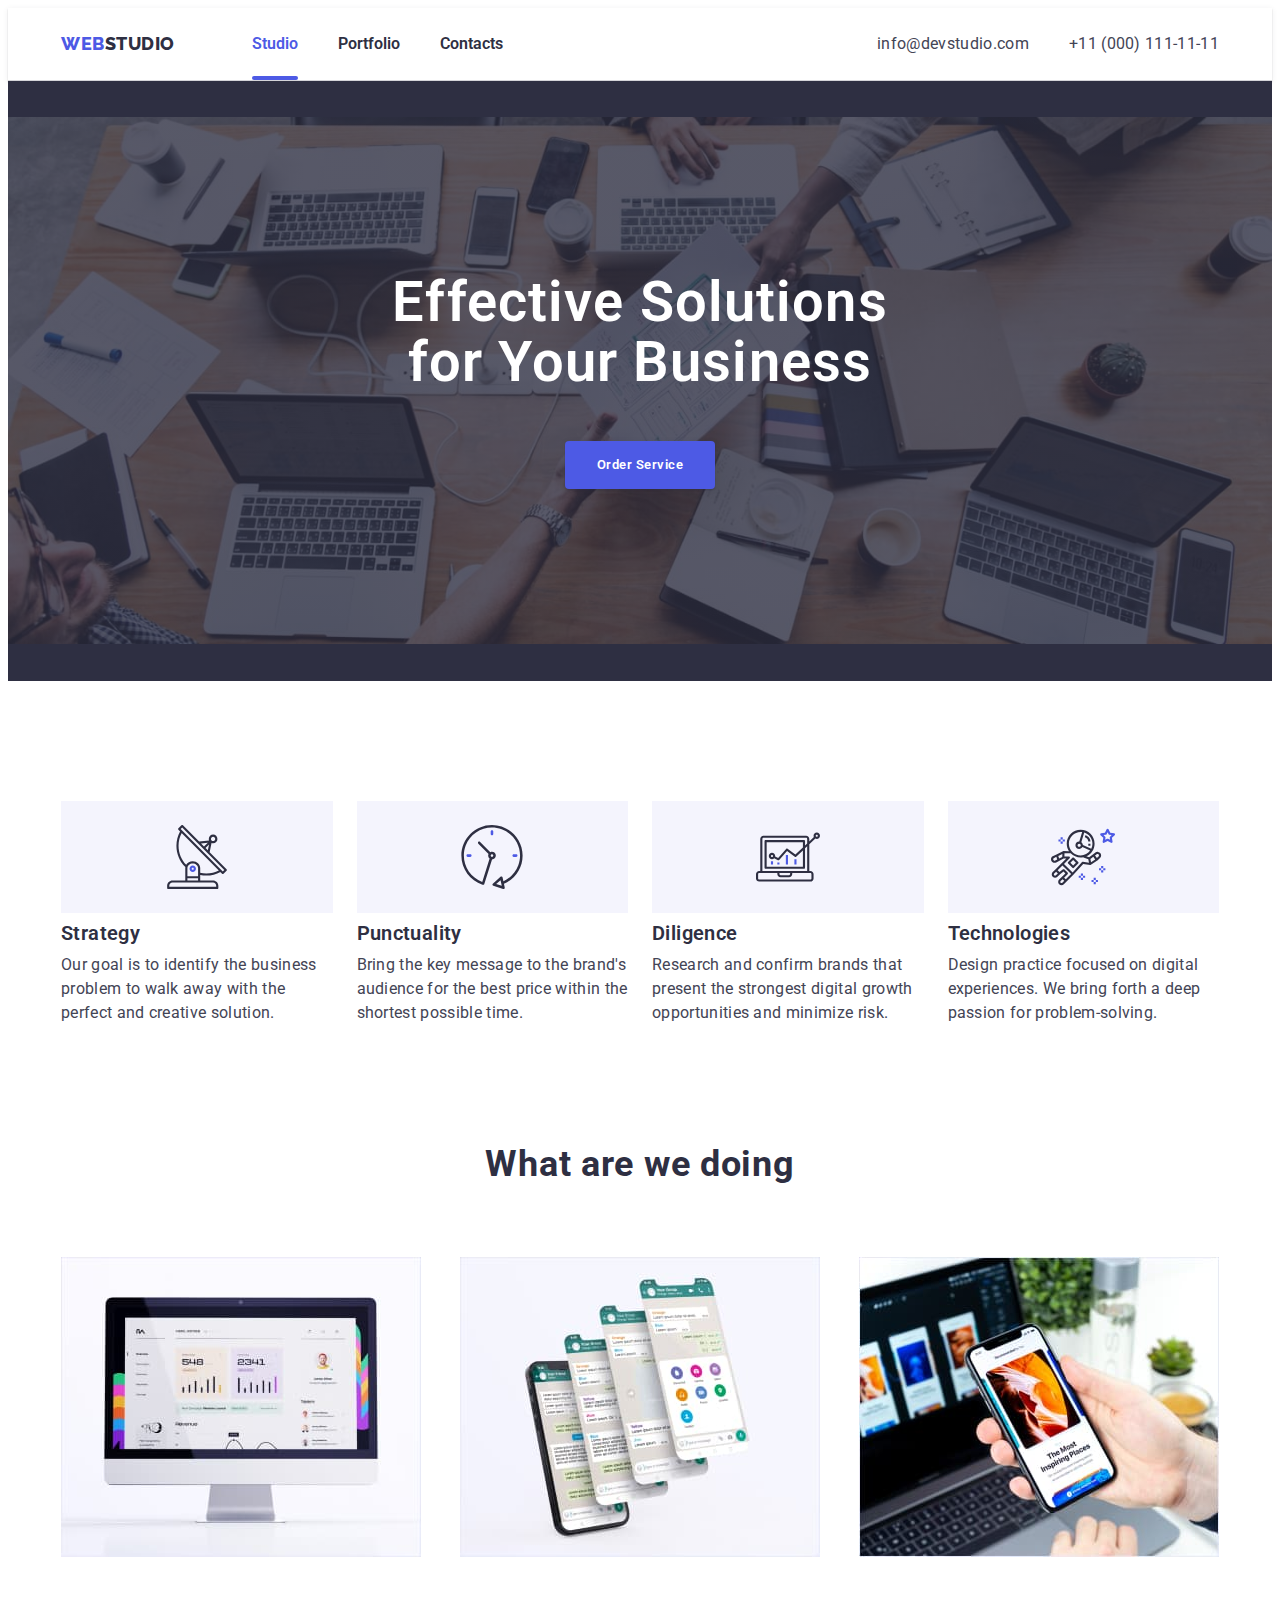
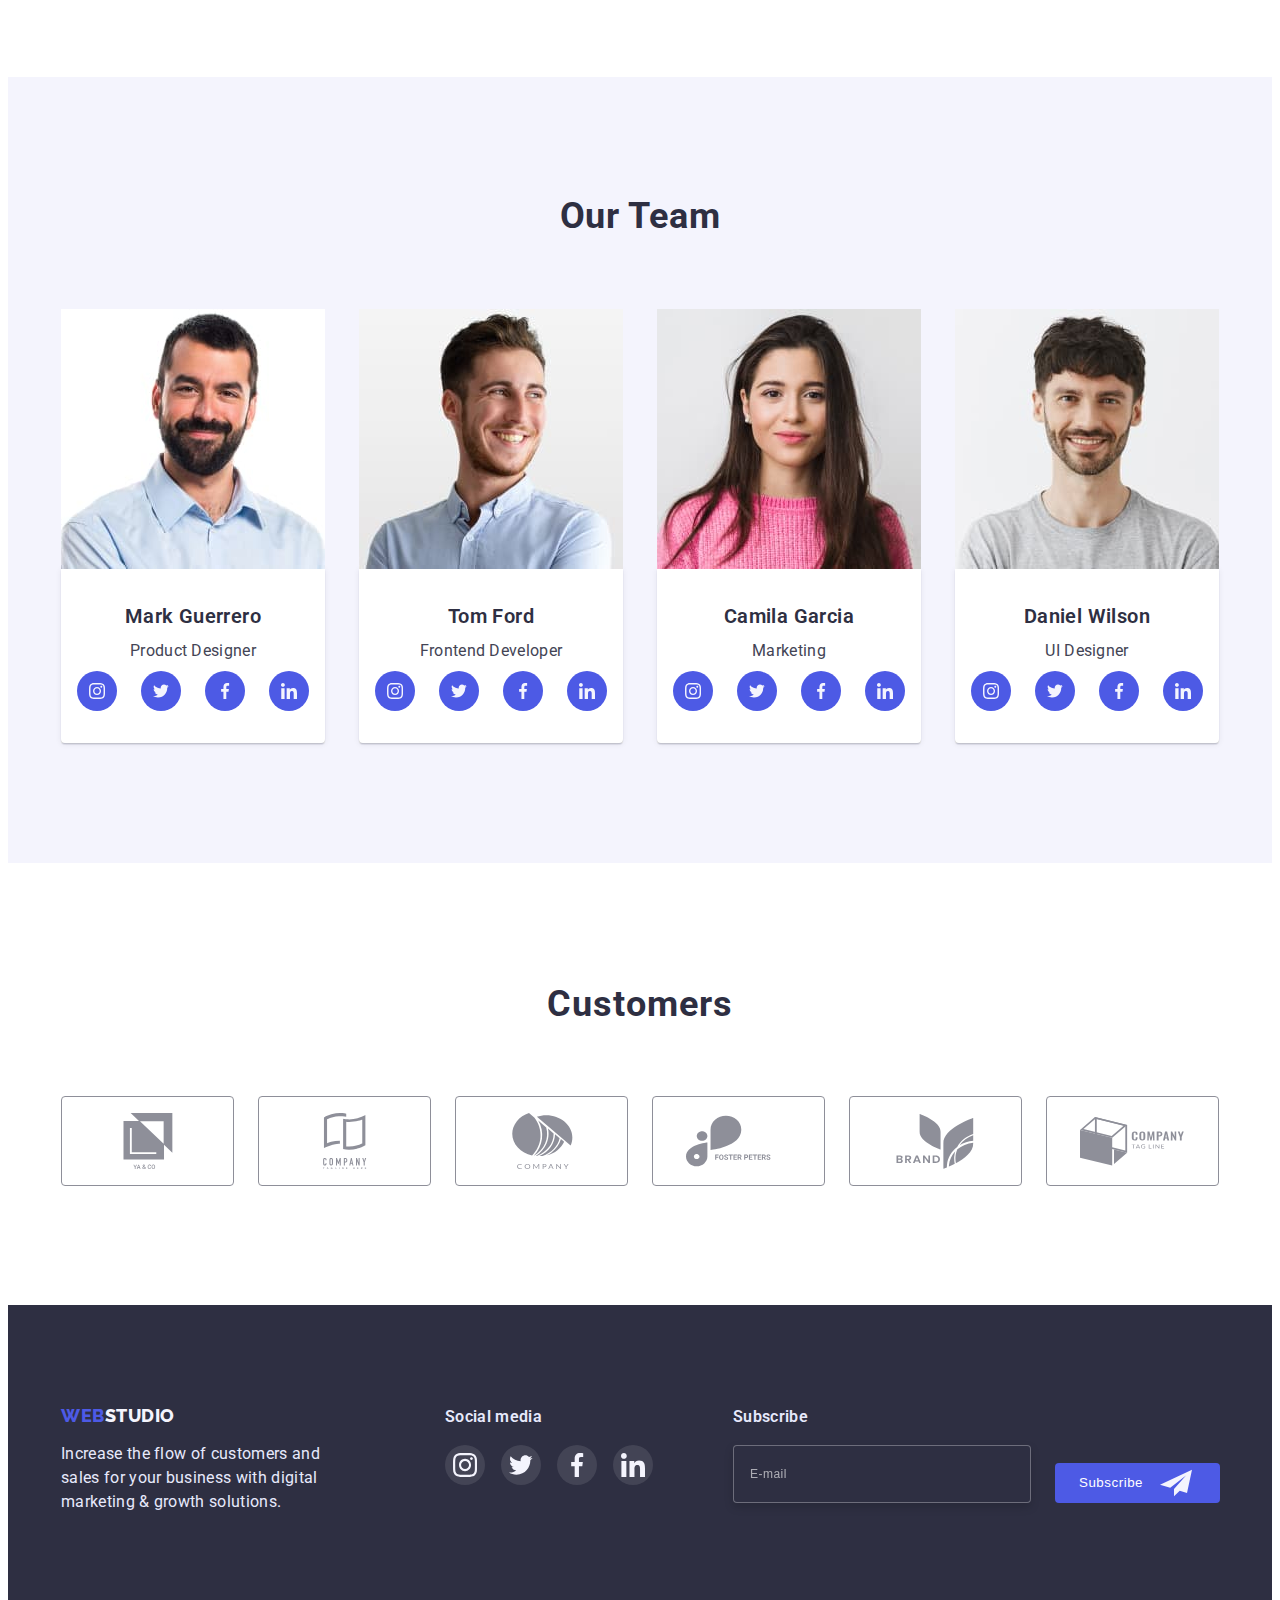
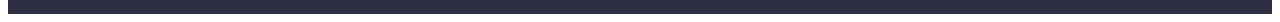
<file: index.html>
<!DOCTYPE html>
<html lang="en">
  <head>
    <meta charset="UTF-8" />
    <meta http-equiv="X-UA-Compatible" content="IE=edge" />
    <meta name="viewport" content="width=device-width, initial-scale=1.0" />
    <title>WebStudio</title>
    <link
      href="https://fonts.googleapis.com/css2?family=Raleway:wght@700;800&family=Roboto:wght@400;500;700;900&display=swap"
      rel="stylesheet"
    />
    <link
      rel="stylesheet"
      href="https://cdnjs.cloudflare.com/ajax/libs/modern-normalize/1.1.0/modern-normalize.min.css"
      integrity="sha512-wpPYUAdjBVSE4KJnH1VR1HeZfpl1ub8YT/NKx4PuQ5NmX2tKuGu6U/JRp5y+Y8XG2tV+wKQpNHVUX03MfMFn9Q=="
      crossorigin="anonymous"
      referrerpolicy="no-referrer"
    />
    <link rel="stylesheet" href="css/styles.css" />
  </head>

  <body>
    <header class="header">
      <div class="container">
        <nav>
          <a class="logo" href="/"> <span class="logo-web">Web</span>Studio </a>
          <ul class="site-nav list">
            <li><a class="link current-page" href="index.html">Studio</a></li>
            <li><a class="link" href="portfolio.html">Portfolio</a></li>
            <li><a class="link" href="">Contacts</a></li>
          </ul>
        </nav>
        <ul class="contacts list">
          <li>
            <a class="link" href="mailto:info@devstudio.com"
              >info@devstudio.com</a
            >
          </li>
          <li>
            <a class="link" href="tel:+11(000)111-11-11">+11 (000) 111-11-11</a>
          </li>
        </ul>
      </div>
    </header>
    <main>
      <section class="hero overlay">
        <div class="container">
          <h1 class="hero-text">Effective Solutions for Your Business</h1>
          <button type="button" class="hero-button" data-modal-open>
            Order Service
          </button>
        </div>
      </section>
      <section class="features section">
        <div class="container">
          <h2 class="hide-header">Features</h2>
          <ul class="list features-list">
            <li class="item">
              <div class="features-svg">
                <svg class="features-icon">
                  <use href="./images/icons.svg#feature_antenna"></use>
                </svg>
              </div>
              <h3 class="features-title">Strategy</h3>
              <p class="features-text">
                Our goal is to identify the business problem to walk away with
                the perfect and creative solution.
              </p>
            </li>
            <li class="item">
              <div class="features-svg">
                <svg class="features-icon">
                  <use href="./images/icons.svg#feature_clock"></use>
                </svg>
              </div>
              <h3 class="features-title">Punctuality</h3>
              <p class="features-text">
                Bring the key message to the brand's audience for the best price
                within the shortest possible time.
              </p>
            </li>
            <li class="item">
              <div class="features-svg">
                <svg class="features-icon">
                  <use href="./images/icons.svg#feature_diagram"></use>
                </svg>
              </div>
              <h3 class="features-title">Diligence</h3>
              <p class="features-text">
                Research and confirm brands that present the strongest digital
                growth opportunities and minimize risk.
              </p>
            </li>
            <li class="item">
              <div class="features-svg">
                <svg class="features-icon">
                  <use href="./images/icons.svg#feature_astronaut"></use>
                </svg>
              </div>
              <h3 class="features-title">Technologies</h3>
              <p class="features-text">
                Design practice focused on digital experiences. We bring forth a
                deep passion for problem-solving.
              </p>
            </li>
          </ul>
        </div>
      </section>
      <section class="product">
        <div class="container">
          <h2 class="product-title">What are we doing</h2>
          <ul class="list product-list">
            <li class="item list-gap">
              <img
                src="images/Rectangle71.jpg"
                alt="monitor"
                width="360"
                height="300"
              />
            </li>
            <li class="item list-gap">
              <img
                src="images/Rectangle72.jpg"
                alt="smartphone"
                width="360"
                height="300"
              />
            </li>
            <li class="item list-gap">
              <img
                src="images/Rectangle73.jpg"
                alt="laptop"
                width="360"
                height="300"
              />
            </li>
          </ul>
        </div>
      </section>
      <section class="team section">
        <div class="container">
          <h2 class="team-title">Our Team</h2>
          <ul class="list team-list">
            <li class="item list-gap">
              <img src="images/img1.jpg" alt="Product Designer" width="264" />
              <div class="card-content">
                <h3 class="team-employee">Mark Guerrero</h3>
                <p class="team-job">Product Designer</p>
                <ul class="list social-list">
                  <li class="social-item">
                    <a href="" class="social-link">
                      <svg class="social-icon" width="16" height="16">
                        <use href="./images/icons.svg#instagram"></use>
                      </svg>
                    </a>
                  </li>
                  <li class="social-item">
                    <a href="" class="social-link">
                      <svg class="social-icon" width="16" height="16">
                        <use href="./images/icons.svg#twitter"></use>
                      </svg>
                    </a>
                  </li>
                  <li class="social-item">
                    <a href="" class="social-link">
                      <svg class="social-icon" width="16" height="16">
                        <use href="./images/icons.svg#facebook"></use>
                      </svg>
                    </a>
                  </li>
                  <li class="social-item">
                    <a href="" class="social-link">
                      <svg class="social-icon" width="16" height="16">
                        <use href="./images/icons.svg#linkedin"></use>
                      </svg>
                    </a>
                  </li>
                </ul>
              </div>
            </li>
            <li class="item list-gap">
              <img src="images/img2.jpg" alt="Frontend Developer" width="264" />
              <div class="card-content">
                <h3 class="team-employee">Tom Ford</h3>
                <p class="team-job">Frontend Developer</p>
                <ul class="list social-list">
                  <li class="social-item">
                    <a href="" class="social-link">
                      <svg class="social-icon" width="16" height="16">
                        <use href="./images/icons.svg#instagram"></use>
                      </svg>
                    </a>
                  </li>
                  <li class="social-item">
                    <a href="" class="social-link">
                      <svg class="social-icon" width="16" height="16">
                        <use href="./images/icons.svg#twitter"></use>
                      </svg>
                    </a>
                  </li>
                  <li class="social-item">
                    <a href="" class="social-link">
                      <svg class="social-icon" width="16" height="16">
                        <use href="./images/icons.svg#facebook"></use>
                      </svg>
                    </a>
                  </li>
                  <li class="social-item">
                    <a href="" class="social-link">
                      <svg class="social-icon" width="16" height="16">
                        <use href="./images/icons.svg#linkedin"></use>
                      </svg>
                    </a>
                  </li>
                </ul>
              </div>
            </li>
            <li class="item list-gap">
              <img src="images/img3.jpg" alt="Marketing" width="264" />
              <div class="card-content">
                <h3 class="team-employee">Camila Garcia</h3>
                <p class="team-job">Marketing</p>
                <ul class="list social-list">
                  <li class="social-item">
                    <a href="" class="social-link">
                      <svg class="social-icon" width="16" height="16">
                        <use href="./images/icons.svg#instagram"></use>
                      </svg>
                    </a>
                  </li>
                  <li class="social-item">
                    <a href="" class="social-link">
                      <svg class="social-icon" width="16" height="16">
                        <use href="./images/icons.svg#twitter"></use>
                      </svg>
                    </a>
                  </li>
                  <li class="social-item">
                    <a href="" class="social-link">
                      <svg class="social-icon" width="16" height="16">
                        <use href="./images/icons.svg#facebook"></use>
                      </svg>
                    </a>
                  </li>
                  <li class="social-item">
                    <a href="" class="social-link">
                      <svg class="social-icon" width="16" height="16">
                        <use href="./images/icons.svg#linkedin"></use>
                      </svg>
                    </a>
                  </li>
                </ul>
              </div>
            </li>
            <li class="item list-gap">
              <img src="images/img4.jpg" alt="UI Designer" width="264" />
              <div class="card-content">
                <h3 class="team-employee">Daniel Wilson</h3>
                <p class="team-job">UI Designer</p>
                <ul class="list social-list">
                  <li class="social-item">
                    <a href="" class="social-link">
                      <svg class="social-icon" width="16" height="16">
                        <use href="./images/icons.svg#instagram"></use>
                      </svg>
                    </a>
                  </li>
                  <li class="social-item">
                    <a href="" class="social-link">
                      <svg class="social-icon" width="16" height="16">
                        <use href="./images/icons.svg#twitter"></use>
                      </svg>
                    </a>
                  </li>
                  <li class="social-item">
                    <a href="" class="social-link">
                      <svg class="social-icon" width="16" height="16">
                        <use href="./images/icons.svg#facebook"></use>
                      </svg>
                    </a>
                  </li>
                  <li class="social-item">
                    <a href="" class="social-link">
                      <svg class="social-icon" width="16" height="16">
                        <use href="./images/icons.svg#linkedin"></use>
                      </svg>
                    </a>
                  </li>
                </ul>
              </div>
            </li>
          </ul>
        </div>
      </section>
      <section class="customers section">
        <div class="container">
          <h2 class="customers-title">Customers</h2>
          <ul class="customers-list list">
            <li class="customers-item">
              <a href="" class="customers-link link">
                <svg class="customers-icon" width="104" height="56">
                  <use href="./images/icons.svg#customers_1"></use>
                </svg>
              </a>
            </li>
            <li class="customers-item">
              <a href="" class="customers-link">
                <svg class="customers-icon" width="104" height="56">
                  <use href="./images/icons.svg#customers_2"></use>
                </svg>
              </a>
            </li>
            <li class="customers-item">
              <a href="" class="customers-link">
                <svg class="customers-icon" width="104" height="56">
                  <use href="./images/icons.svg#customers_3"></use>
                </svg>
              </a>
            </li>
            <li class="customers-item">
              <a href="" class="customers-link">
                <svg class="customers-icon" width="104" height="56">
                  <use href="./images/icons.svg#customers_4"></use>
                </svg>
              </a>
            </li>
            <li class="customers-item">
              <a href="" class="customers-link">
                <svg class="customers-icon" width="104" height="56">
                  <use href="./images/icons.svg#customers_5"></use>
                </svg>
              </a>
            </li>
            <li class="customers-item">
              <a href="" class="customers-link">
                <svg class="customers-icon" width="104" height="56">
                  <use href="./images/icons.svg#customers_6"></use>
                </svg>
              </a>
            </li>
          </ul>
        </div>
      </section>
    </main>
    <footer class="footer">
      <div class="container">
        <div class="footer-layout">
          <div class="footer-block">
            <a class="logo link" href="/">
              <span class="logo-web">Web</span>Studio
            </a>
            <p class="appeal">
              Increase the flow of customers and sales for your business with
              digital marketing & growth solutions.
            </p>
          </div>
          <div class="footer-block social-margin">
            <b class="fotter-title">Social media</b>
            <ul class="list social-list">
              <li class="social-item">
                <a href="" class="social-link">
                  <svg class="social-icon" width="24" height="24">
                    <use href="./images/icons.svg#instagram"></use>
                  </svg>
                </a>
              </li>
              <li class="social-item">
                <a href="" class="social-link">
                  <svg class="social-icon" width="24" height="24">
                    <use href="./images/icons.svg#twitter"></use>
                  </svg>
                </a>
              </li>
              <li class="social-item">
                <a href="" class="social-link">
                  <svg class="social-icon" width="24" height="24">
                    <use href="./images/icons.svg#facebook"></use>
                  </svg>
                </a>
              </li>
              <li class="social-item">
                <a href="" class="social-link">
                  <svg class="social-icon" width="24" height="24">
                    <use href="./images/icons.svg#linkedin"></use>
                  </svg>
                </a>
              </li>
            </ul>
          </div>
          <!--   Subscribe form    -->
          <div class="footer-block subscribe-margin">
            <b class="fotter-title">Subscribe
            </b>
            <form class="set-line">
              <!-- <div class="set-line"> -->
              <label>
                <input
                  type="email"
                  name="email"
                  class="email"
                  placeholder="E-mail"
                />
              </label>
              <button type="submit" class="subscribe-btn">Subscribe
                <svg class="subscribe-icon" width="34" height="32">
                  <use href="./images/icons.svg#frame_3"></use>
                </svg>
              </button>
            </form>
          </div>
        </div>
      </div>
    </footer>

    <!--  modal window  -->
    <div class="backdrop is-hidden" data-modal>
      <div class="modal">
        <button type="button" data-modal-close class="close-btn">
          <svg width="8" height="8" class="close-icon">
            <use href="./images/icons.svg#close"></use>
          </svg>
        </button>
        <form class="modal-form">
          <h2 class="modal-title">
            Leave your contacts and we will call you back
          </h2>
          <ul class="list">
            <li class="modal-item">
              <div class="input-wrapper">
                <label class="modal-label"
                  >Namedd
                  <input class="modal-input" type="text" name="name" />
                  <svg class="modal-icon" width="18" height="18">
                    <use href="./images/icons.svg#person-black-18dp_1"></use>
                  </svg>
                </label>
              </div>
            </li>
            <li class="modal-item">
              <div class="input-wrapper">
                <label class="modal-label phone-label"
                  >Phone
                  <input class="modal-input" type="tel" name="phone" />
                  <svg class="modal-icon" width="18" height="24">
                    <use href="./images/icons.svg#phone-black-18dp_1"></use>
                  </svg>
                </label>
              </div>
            </li>
            <li class="modal-item">
              <div class="input-wrapper">
                <label class="modal-label email-label"
                  >Email
                  <input class="modal-input" type="email" name="mail" />
                  <svg class="modal-icon" width="18" height="18">
                    <use href="./images/icons.svg#email-black-18dp_1"></use>
                  </svg>
                </label>
              </div>
            </li>
            <li class="modal-item">
              <label class="modal-label">
                Comment
                <textarea
                  class="modal-comment"
                  name="Comment"
                  placeholder="Text input"
                ></textarea>
              </label>
            </li>
            <li class="modal-item">
              <label class="modal-label centering">
                <input type="checkbox" class="acceptance" />
                <span class="acceptance-icon"></span>
                I accept the terms and conditions of the&#160;<a
                  href=""
                  class="link-privacy"
                  >Privacy Policy</a
                >
              </label>
            </li>
          </ul>
          <button type="submit" class="modal-btn-snd">Send</button>
        </form>
      </div>
    </div>

    <script src="./js/modal.js"></script>
  </body>
</html>
</file>
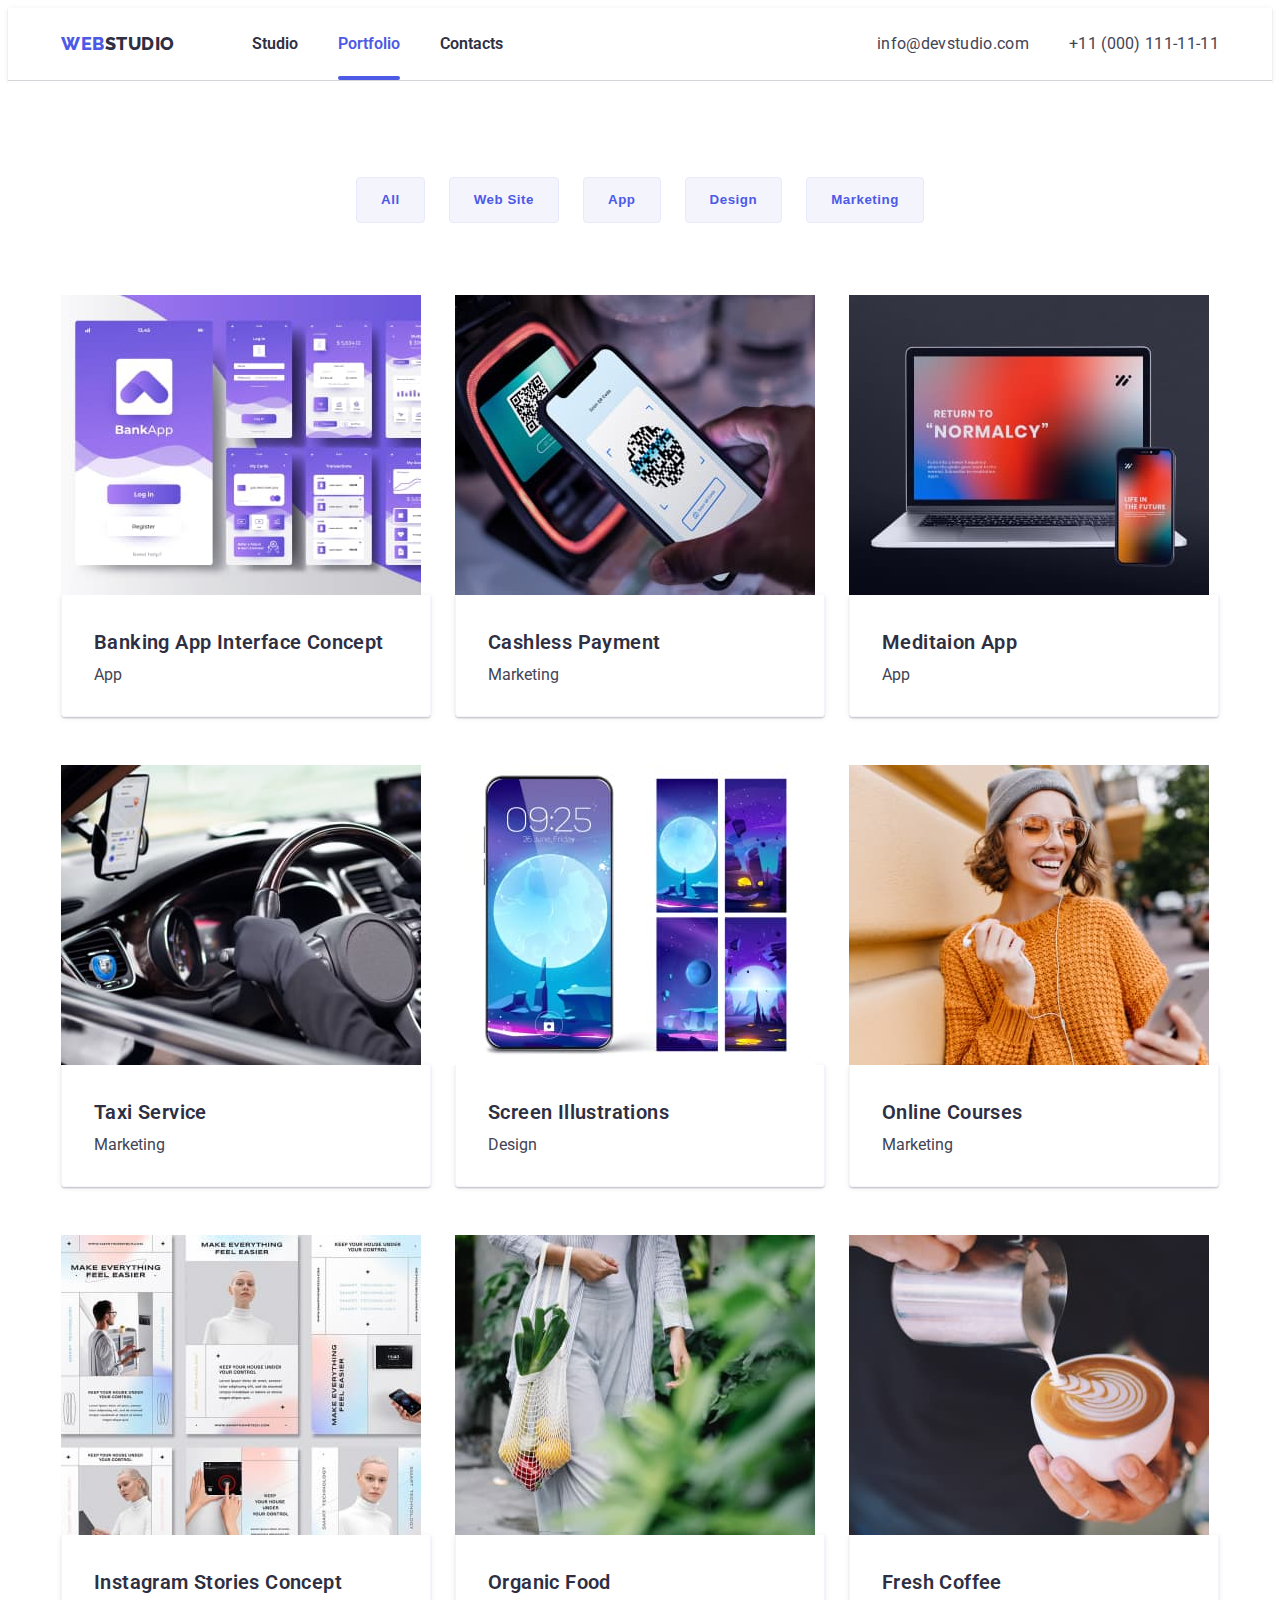
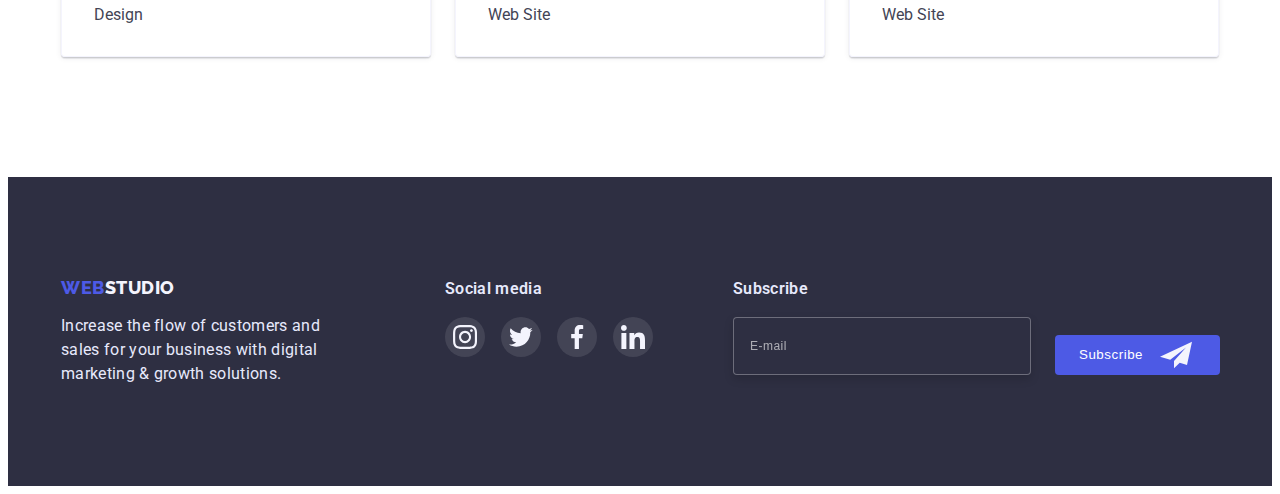
<file: portfolio.html>
<!DOCTYPE html>
<html lang="en">
  <head>
    <meta charset="UTF-8" />
    <meta http-equiv="X-UA-Compatible" content="IE=edge" />
    <meta name="viewport" content="width=device-width, initial-scale=1.0" />
    <title>WebStudio</title>
    <link
      href="https://fonts.googleapis.com/css2?family=Raleway:wght@700;800&family=Roboto:wght@400;500;700;900&display=swap"
      rel="stylesheet"
    />
    <link
      rel="stylesheet"
      href="https://cdnjs.cloudflare.com/ajax/libs/modern-normalize/1.1.0/modern-normalize.min.css"
      integrity="sha512-wpPYUAdjBVSE4KJnH1VR1HeZfpl1ub8YT/NKx4PuQ5NmX2tKuGu6U/JRp5y+Y8XG2tV+wKQpNHVUX03MfMFn9Q=="
      crossorigin="anonymous"
      referrerpolicy="no-referrer"
    />
    <link rel="stylesheet" href="css/styles.css" />
  </head>

  <body>
    <header class="header">
      <div class="container">
        <nav>
          <a class="logo" href="/"><span class="logo-web">Web</span>Studio</a>
          <ul class="site-nav list">
            <li><a class="link" href="index.html">Studio</a></li>
            <li>
              <a class="link current-page" href="portfolio.html">Portfolio</a>
            </li>
            <li><a class="link" href="">Contacts</a></li>
          </ul>
        </nav>
        <ul class="contacts list">
          <li>
            <a class="link" href="mailto:info@devstudio.com">
              info@devstudio.com
            </a>
          </li>
          <li>
            <a class="link" href="tel:+11(000)111-11-11">+11 (000) 111-11-11</a>
          </li>
        </ul>
      </div>
    </header>
    <main>
      <section class="portfolio">
        <div class="container">
          <h1 class="hide-header">Portfolio</h1>
          <ul class="list filter-list">
            <li class="item list-gap">
              <button class="portfolio-button" type="button">All</button>
            </li>
            <li class="item list-gap">
              <button class="portfolio-button" type="button">Web Site</button>
            </li>
            <li class="item list-gap">
              <button class="portfolio-button" type="button">App</button>
            </li>
            <li class="item list-gap">
              <button class="portfolio-button" type="button">Design</button>
            </li>
            <li class="item list-gap">
              <button class="portfolio-button" type="button">Marketing</button>
            </li>
          </ul>
          <ul class="list portfolio-list">
            <li class="item">
              <a href="" class="portfolio-link">
                <div class="image-wrapper">
                  <img
                    src="images/bnk_app.jpg"
                    width="360"
                    alt="Banking App Interface Concept"
                  />
                  <div class="cover">
                    <p class="cover-text">
                      14 Stylish and User-Friendly App Design Concepts · Task
                      Manager App · Calorie Tracker App · Exotic Fruit Ecommerce
                      App · Cloud Storage App
                    </p>
                  </div>
                </div>

                <div class="portfolio-caption">
                  <h2 class="portfolio-title">Banking App Interface Concept</h2>
                  <p class="portfolio-type">App</p>
                </div>
              </a>
            </li>
            <li class="item">
              <a href="" class="portfolio-link">
                <div class="image-wrapper">
                  <img
                    src="images/cash_pay.jpg"
                    width="360"
                    alt="Cashless Payment"
                  />
                  <div class="cover">
                    <p class="cover-text">
                      14 Stylish and User-Friendly App Design Concepts · Task
                      Manager App · Calorie Tracker App · Exotic Fruit Ecommerce
                      App · Cloud Storage App
                    </p>
                  </div>
                </div>

                <div class="portfolio-caption">
                  <h2 class="portfolio-title">Cashless Payment</h2>
                  <p class="portfolio-type">Marketing</p>
                </div>
              </a>
            </li>
            <li class="item">
              <a href="" class="portfolio-link">
                <div class="image-wrapper">
                  <img
                    src="images/med_app.jpg"
                    width="360"
                    alt="Meditaion App"
                  />
                  <div class="cover">
                    <p class="cover-text">
                      14 Stylish and User-Friendly App Design Concepts · Task
                      Manager App · Calorie Tracker App · Exotic Fruit Ecommerce
                      App · Cloud Storage App
                    </p>
                  </div>
                </div>

                <div class="portfolio-caption">
                  <h2 class="portfolio-title">Meditaion App</h2>
                  <p class="portfolio-type">App</p>
                </div>
              </a>
            </li>
            <li class="item">
              <a href="" class="portfolio-link">
                <div class="image-wrapper">
                  <img
                    src="images/taxi_srv.jpg"
                    width="360"
                    alt="Taxi Service"
                  />
                  <div class="cover">
                    <p class="cover-text">
                      14 Stylish and User-Friendly App Design Concepts · Task
                      Manager App · Calorie Tracker App · Exotic Fruit Ecommerce
                      App · Cloud Storage App
                    </p>
                  </div>
                </div>

                <div class="portfolio-caption">
                  <h2 class="portfolio-title">Taxi Service</h2>
                  <p class="portfolio-type">Marketing</p>
                </div>
              </a>
            </li>
            <li class="item">
              <a href="" class="portfolio-link">
                <div class="image-wrapper">
                  <img
                    src="images/scr_ill.jpg"
                    width="360"
                    alt="Screen Illustrations"
                  />
                  <div class="cover">
                    <p class="cover-text">
                      14 Stylish and User-Friendly App Design Concepts · Task
                      Manager App · Calorie Tracker App · Exotic Fruit Ecommerce
                      App · Cloud Storage App
                    </p>
                  </div>
                </div>

                <div class="portfolio-caption">
                  <h2 class="portfolio-title">Screen Illustrations</h2>
                  <p class="portfolio-type">Design</p>
                </div>
              </a>
            </li>
            <li class="item">
              <a href="" class="portfolio-link">
                <div class="image-wrapper">
                  <img
                    src="images/onl_crs.jpg"
                    width="360"
                    alt="Online Courses"
                  />
                  <div class="cover">
                    <p class="cover-text">
                      14 Stylish and User-Friendly App Design Concepts · Task
                      Manager App · Calorie Tracker App · Exotic Fruit Ecommerce
                      App · Cloud Storage App
                    </p>
                  </div>
                </div>

                <div class="portfolio-caption">
                  <h2 class="portfolio-title">Online Courses</h2>
                  <p class="portfolio-type">Marketing</p>
                </div>
              </a>
            </li>
            <li class="item">
              <a href="" class="portfolio-link">
                <div class="image-wrapper">
                  <img
                    src="images/inst_cnc.jpg"
                    width="360"
                    alt="Instagram Stories Concept"
                  />
                  <div class="cover">
                    <p class="cover-text">
                      14 Stylish and User-Friendly App Design Concepts · Task
                      Manager App · Calorie Tracker App · Exotic Fruit Ecommerce
                      App · Cloud Storage App
                    </p>
                  </div>
                </div>

                <div class="portfolio-caption">
                  <h2 class="portfolio-title">Instagram Stories Concept</h2>
                  <p class="portfolio-type">Design</p>
                </div>
              </a>
            </li>
            <li class="item">
              <a href="" class="portfolio-link">
                <div class="image-wrapper">
                  <img src="images/org_fd.jpg" width="360" alt="Organic Food" />
                  <div class="cover">
                    <p class="cover-text">
                      14 Stylish and User-Friendly App Design Concepts · Task
                      Manager App · Calorie Tracker App · Exotic Fruit Ecommerce
                      App · Cloud Storage App
                    </p>
                  </div>
                </div>

                <div class="portfolio-caption">
                  <h2 class="portfolio-title">Organic Food</h2>
                  <p class="portfolio-type">Web Site</p>
                </div>
              </a>
            </li>
            <li class="item">
              <a href="" class="portfolio-link">
                <div class="image-wrapper">
                  <img
                    src="images/frsh_cff.jpg"
                    width="360"
                    alt="Fresh Coffee"
                  />
                  <div class="cover">
                    <p class="cover-text">
                      14 Stylish and User-Friendly App Design Concepts · Task
                      Manager App · Calorie Tracker App · Exotic Fruit Ecommerce
                      App · Cloud Storage App
                    </p>
                  </div>
                </div>

                <div class="portfolio-caption">
                  <h2 class="portfolio-title">Fresh Coffee</h2>
                  <p class="portfolio-type">Web Site</p>
                </div>
              </a>
            </li>
          </ul>
        </div>
      </section>
    </main>
    <footer class="footer">
      <div class="container">
        <div class="footer-layout">
          <div class="footer-block">
            <a class="logo link" href="/">
              <span class="logo-web">Web</span>Studio
            </a>
            <p class="appeal">
              Increase the flow of customers and sales for your business with
              digital marketing & growth solutions.
            </p>
          </div>
          <div class="footer-block social-margin">
            <b class="fotter-title">Social media</b>
            <ul class="list social-list">
              <li class="social-item">
                <a href="" class="social-link">
                  <svg class="social-icon" width="24" height="24">
                    <use href="./images/icons.svg#instagram"></use>
                  </svg>
                </a>
              </li>
              <li class="social-item">
                <a href="" class="social-link">
                  <svg class="social-icon" width="24" height="24">
                    <use href="./images/icons.svg#twitter"></use>
                  </svg>
                </a>
              </li>
              <li class="social-item">
                <a href="" class="social-link">
                  <svg class="social-icon" width="24" height="24">
                    <use href="./images/icons.svg#facebook"></use>
                  </svg>
                </a>
              </li>
              <li class="social-item">
                <a href="" class="social-link">
                  <svg class="social-icon" width="24" height="24">
                    <use href="./images/icons.svg#linkedin"></use>
                  </svg>
                </a>
              </li>
            </ul>
          </div>
          <!--   Subscribe form    -->
          <div class="footer-block subscribe-margin">
            <p class="fotter-title">Subscribe</p>
            <form class="set-line">
              <!-- <div class="set-line"> -->
              <label>
                <input
                  type="email"
                  name="email"
                  class="email"
                  placeholder="E-mail"
                />
              </label>
              <button type="submit" class="subscribe-btn">Subscribe
                <svg class="subscribe-icon" width="34" height="32">
                  <use href="./images/icons.svg#frame_3"></use>
                </svg>
              </button>
            </form>
          </div>
        </div>
      </div>
    </footer>
  </body>
</html>
</file>
<file: css/styles.css>
/* основной цвет текста  #434455  */
/* вторичный цвет текста  #2E2F42 */
/* белый  #FFFFFF */
/* белый2 (подвал) logo  #F4F4FD */
/* белый2 (подвал) text  #E7E9FC   */
/* акцент #4D5AE5   */

/* цвет фона   #FFFFFF */

/* font-family: 'Raleway', sans-serif;
font-family: 'Roboto', sans-serif; */

:root {
    --slate: #434455;
    --navy-blue: #2e2f42;
    --iris: #4d5ae5;
    --activ-btn-color: #404bbf;
    --white: #ffffff;
    --cloud: #f4f4fd;
    --cornflower: #e7e9fc;
    --light-slate: #8e8f99;
    --green: #31d0aa;

    --modal-color: #fcfcfc;
    --light-slate: #8e8f99;

    --transition-time: 250ms;
    --cub-bez: cubic-bezier(0.4, 0, 0.2, 1);
    --transition-type: var(--transition-time) var(--cub-bez);
}

body {
    background-color: var(--white);
    color: var(--slate);
    font-family: "Roboto", sans-serif;
}

h1,
h2,
h3,
p {
    margin-top: 0;
    margin-bottom: 0;
}

img {
    display: block;
    max-width: 100%;
    height: auto;
}

.container {
    margin-left: auto;
    margin-right: auto;
    width: 1158px;
    padding-left: 15px;
    padding-right: 15px;
}

.list {
    list-style: none;
    margin-top: 0;
    margin-bottom: 0;
    padding-left: 0;
}

.list-gap + .list-gap {
    margin-left: 24px;
}

.item {
    background-color: var(--white);
}

.hide-header {
    font-size: 0;
}

.section {
    padding-top: 120px;
    padding-bottom: 120px;
}

.header {
    background: var(--white);
    border-bottom: 1px solid rgba(46, 47, 66, 0.2);
    box-shadow: 0px 2px 1px rgba(46, 47, 66, 0.08), 0px 1px 1px rgba(46, 47, 66, 0.16),
        0px 1px 6px rgba(46, 47, 66, 0.08);
}

.header > .container {
    display: flex;
}

.header nav,
.header .site-nav,
.header .contacts {
    display: flex;
    align-items: center;
}

.site-nav li + li,
.contacts li + li {
    margin-left: 40px;
}

.header .contacts {
    margin-left: auto;
}

.header .logo {
    text-transform: uppercase;

    font-size: 18px;
    font-family: "Raleway";
    font-weight: 800;
    letter-spacing: 0.03em;
    color: var(--navy-blue);
    line-height: 1.33;

    transition: color var(--transition-type);
}

.logo,
.site-nav .link {
    color: var(--navy-blue);
    text-decoration: none;

    transition: color var(--transition-type);
}

.site-nav .link.current-page {
    color: var(--iris);
}

.logo,
.site-nav .link {
    display: inline-block;
    padding-bottom: 24px;
    padding-top: 24px;
}

.logo-web {
    color: var(--iris);
}

.header .logo:hover,
.header .logo:focus,
.site-nav .link:hover,
.site-nav .link:focus {
    color: var(--iris);
}

.contacts {
    margin-top: 0;
    margin-bottom: 0;
    padding-left: 0;
    line-height: 1.5;
}

.contacts .link {
    color: inherit;
    text-decoration: none;
    display: block;
    padding-bottom: 24px;
    padding-top: 24px;

    font-weight: inherit;
    letter-spacing: 0.02em;

    transition: color var(--transition-type);
}

.contacts .link:hover,
.contacts .link:focus {
    color: var(--iris);
}

.site-nav .link:active {
    color: var(--iris);
}

/* footer */

.footer {
    color: var(--cornflower);
    background-color: var(--navy-blue);
}

.footer .logo {
    text-transform: uppercase;

    padding: 0;

    font-size: 18px;
    font-family: "Raleway";
    font-weight: 800;
    letter-spacing: 0.03em;

    color: var(--cloud);
    line-height: 1.17;
    display: inline-block;
    margin-bottom: 16px;

    transition: color var(--transition-type);
}

.footer .logo:hover,
.footer .logo:focus {
    color: var(--iris);
}

.footer {
    padding-top: 100px;
    padding-bottom: 100px;
}

.appeal {
    width: 264px;
    line-height: 1.5;
    letter-spacing: 0.02em;
}

.footer-layout {
    display: flex;
    /* gap: 120px; */
}

.social-margin{
    margin-left: 120px;
}

.fotter-title {
    display: block;

    font-weight: 600;
    line-height: 1.5;
    letter-spacing: 0.02em;
    margin-bottom: 16px;
}

.footer .social-link {
    background-color: rgba(255, 255, 255, 0.1);

    transition: background-color var(--transition-type);
}

.social-icon {
    fill: var(--cloud);
}

.social-link:hover,
.social-link:focus {
    background-color: var(--green);
}

.footer .social-list {
    gap: 16px;
}

/*hero*/

.hero {
    max-width: 1440px;
    background: var(--navy-blue);
}

.hero-text {
    color: var(--white);
    text-align: center;
    width: 50%;
    margin-left: auto;
    margin-right: auto;

    font-weight: 600;
    font-size: 56px;
    line-height: 1.07;
    letter-spacing: 0.02em;
}

.hero-button {
    display: block;

    color: var(--white);
    border: none;
    box-shadow: 0px 4px 4px rgba(0, 0, 0, 0.15);
    border-radius: 4px;

    font-family: inherit;
    font-weight: 600;
    line-height: 1.19;
    letter-spacing: 0.04em;

    padding: 16px 32px;
    margin-left: auto;
    margin-right: auto;
    margin-top: 48px;

    transition: box-shadow var(--transition-type);
}

.hero {
    padding-top: 192px;
    padding-bottom: 192px;
}

.hero-button,
.hero-button:hover,
.hero-button:focus {
    background-color: var(--iris);
    box-shadow: 0px 1px 6px rgba(46, 47, 66, 0.08), 0px 1px 1px rgba(46, 47, 66, 0.16),
        0px 2px 1px rgba(46, 47, 66, 0.08);
}

.hero-button:active {
    background-color: var(--activ-btn-color);
    box-shadow: 0px 4px 4px rgba(0, 0, 0, 0.15);
}

.site-nav {
    font-weight: 600;
    margin-top: 0;
    margin-right: 0;
    margin-bottom: 0;
    margin-left: 77px;
    padding: 0;
    line-height: 1.5;
}

.overlay {
    margin-left: auto;
    margin-right: auto;

    background-repeat: no-repeat;
    background-image: linear-gradient(to right, rgba(46, 47, 66, 0.8), rgba(46, 47, 66, 0.8)),
        url(../images/people-office_1_min.jpg);
    background-size: contain;
    background-position: center;
}

/* features */

.features {
    background-color: var(--white);
}

.features-title {
    color: var(--navy-blue);
    font-weight: 600;
    font-size: 20px;
    line-height: 1.2;
    letter-spacing: 0.02em;

    margin-bottom: 8px;
}

.features-list {
    display: flex;
    gap: 24px;
}

.features-text,
.team-job {
    line-height: 1.5;
    letter-spacing: 0.02em;
}

.features-svg {
    display: flex;
    justify-content: center;
    align-items: center;
    height: 112px;
    margin-bottom: 8px;
    background-color: var(--cloud);
}

.features-icon {
    width: 64px;
    height: 64px;
}

.features-list .item {
    width: 100%;
}

/* product */

.product {
    background-color: var(--white);
    padding-bottom: 120px;
}

.product-title,
.team-title {
    color: var(--navy-blue);
    font-weight: 700;
    font-size: 36px;
    line-height: 1.11;
    letter-spacing: 0.02em;
    text-align: center;

    margin-bottom: 72px;
}

.product-list {
    display: flex;
    justify-content: space-between;
}

/* team */

.team {
    background-color: var(--cloud);
}

.card-content {
    padding-top: 32px;
    padding-bottom: 32px;

    box-shadow: 0px 1px 6px rgba(46, 47, 66, 0.08), 0px 1px 1px rgba(46, 47, 66, 0.16),
        0px 2px 1px rgba(46, 47, 66, 0.08);
    border-radius: 0px 0px 4px 4px;
}

.team-employee {
    color: var(--navy-blue);
    font-weight: 600;
    font-size: 20px;
    line-height: 1.5;
    letter-spacing: 0.02em;
    text-align: center;

    margin-bottom: 8px;
}

.team-job {
    text-align: center;
    margin-bottom: 8px;
}

.team-list {
    display: flex;
    justify-content: space-between;
}

.team-list > .item {
    background-color: var(--white);
}

.social-list {
    display: flex;
    justify-content: center;
    gap: 24px;
}

.social-link {
    display: flex;
    justify-content: center;
    align-items: center;
    width: 40px;
    height: 40px;
    background-color: var(--iris);
    border-radius: 50%;

    transition: background-color var(--transition-type);
}

/* customers */

.customers-title {
    color: var(--navy-blue);
    font-weight: 700;
    font-size: 36px;
    line-height: 1.17;
    letter-spacing: 0.03em;
    text-align: center;
    margin-bottom: 72px;
}

.customers-list {
    display: flex;
    justify-content: center;
    gap: 24px;
}

.customers-item {
    display: flex;
    justify-content: center;
    align-items: center;
    height: 88px;
    flex-basis: calc((100% - 24px * 5) / 6);
}

.customers-link {
    display: flex;
    justify-content: center;
    align-items: center;
    fill: var(--light-slate);
    width: 100%;
    height: 100%;

    border: 1px solid var(--light-slate);
    border-radius: 4px;

    transition: fill var(--transition-type), border-color var(--transition-type);
}

.customers-icon {
    width: 104px;
    height: 56px;

    fill: inherit;
}

.customers-link:hover,
.customers-link:focus {
    fill: var(--iris);
    border-color: var(--iris);
}

/* portfolio */

.portfolio-button {
    color: var(--iris);
    background-color: var(--cloud);
    font-weight: 600;
    letter-spacing: 0.04em;
    line-height: 1.5;
    border: 1px solid var(--cornflower);
    border-radius: 4px;
    padding: 12px 24px;

    transition: color var(--transition-type), background-color var(--transition-type), box-shadow var(--transition-type);
}

.portfolio-button:hover,
.portfolio-button:focus {
    cursor: pointer;
    color: var(--white);
    background-color: var(--iris);

    box-shadow: 0px 3px 1px rgba(0, 0, 0, 0.1), 0px 2px 1px rgba(0, 0, 0, 0.08), 0px 2px 2px rgba(0, 0, 0, 0.12);
}

.portfolio-button:active {
    background-color: var(--activ-btn-color);
}

.portfolio-title {
    font-weight: 600;
    font-size: 20px;
    line-height: 1.5;
    letter-spacing: 0.02em;
    color: var(--navy-blue);

    margin-bottom: 8px;
}

.portfolio {
    padding-top: 96px;
    padding-bottom: 120px;
    background-color: var(--white);
}

.filter-list {
    display: flex;
    justify-content: center;
    margin-bottom: 72px;
}

.filter-list li + li {
    margin-left: 24px;
}

.portfolio-list {
    display: flex;
    flex-wrap: wrap;
    column-gap: 24px;
    row-gap: 48px;
}

.portfolio-list > li {
    flex-basis: calc((100% - 48px) / 3);
}

.portfolio-caption {
    padding-top: 32px;
    padding-right: 32px;
    padding-bottom: 32px;
    padding-left: 32px;

    border-right: 0.5px solid var(--cloud);
    border-bottom: 0.5px solid var(--cloud);
    border-left: 0.5px solid var(--cloud);

    box-shadow: 0px 1px 6px rgba(46, 47, 66, 0.08), 0px 1px 1px rgba(46, 47, 66, 0.16),
        0px 2px 1px rgba(46, 47, 66, 0.08);

    border-radius: 0px 0px 4px 4px;
}

.portfolio-list .portfolio-link {
    text-decoration: none;
    transition: box-shadow var(--transition-type);
}

.portfolio-list .portfolio-link:hover,
.portfolio-list .portfolio-link:focus {
    box-shadow: 0px 1px 6px rgba(46, 47, 66, 0.08), 0px 1px 1px rgba(46, 47, 66, 0.16),
        0px 2px 1px rgba(46, 47, 66, 0.08);
    border-radius: 0px 0px 4px 4px;
}

.portfolio-type {
    color: var(--slate);
}

/* current-page */

.current-page {
    position: relative;
}

.current-page::after {
    position: absolute;
    bottom: 0;
    content: "";
    display: block;
    width: 100%;
    height: 4px;
    border-radius: 2px;
    background-color: var(--iris);
}

/* image-wrapper */

.image-wrapper {
    position: relative;
    overflow: hidden;
}

.cover-text {
    color: var(--cloud);
    line-height: 1.5;
    letter-spacing: 0.02em;
}

.cover {
    position: absolute;

    top: 0;
    left: 0;
    width: 100%;
    height: 100%;
    padding: 40px 32px;
    background-color: var(--iris);
    transform: translateY(100%);
    transition: transform var(--transition-type);
}

.portfolio-list .portfolio-link:hover .cover,
.portfolio-list .portfolio-link:focus .cover {
    transform: translateY(0);
    opacity: 1;
}

/* modal window */

.backdrop {
    position: fixed;
    top: 0;
    left: 0;

    width: 100%;
    height: 100%;
    background-color: rgba(46, 47, 66, 0.4);

    opacity: 1;
    transition: opacity var(--transition-type);
}

.backdrop.is-hidden {
    opacity: 0;
    pointer-events: none;
}

.modal {
    width: 408px;
    background-color: var(--modal-color);
    padding-top: 72px;
    padding-left: 24px;
    padding-right: 24px;
    padding-bottom: 24px;

    box-shadow: 0px 1px 1px rgba(0, 0, 0, 0.14), 0px 1px 3px rgba(0, 0, 0, 0.12), 0px 2px 1px rgba(0, 0, 0, 0.2);
    border-radius: 4px;

    position: absolute;
    top: 50%;
    left: 50%;
    transform: translate(-50%, -50%) scale(1);

    transition: transform var(--transition-type);
}

.backdrop.is-hidden .modal {
    transform: translate(-50%, -50%) scale(2);
}

.close-btn {
    position: absolute;
    top: 24px;
    right: 24px;
    display: flex;
    justify-content: center;
    align-items: center;
    background-color: var(--cornflower);
    border: 1px solid rgba(0, 0, 0, 0.1);

    width: 24px;
    height: 24px;
    border-radius: 50%;

    cursor: pointer;

    transition: box-shadow var(--transition-type), background-color var(--transition-type);
}

.close-btn:active,
.close-btn:hover,
.close-btn:focus {
    /* box-shadow: 0px 1px 6px rgba(46, 47, 66, 0.08), 0px 1px 1px rgba(46, 47, 66, 0.16),
        0px 2px 1px rgba(46, 47, 66, 0.08); */
    fill: var(--white);
    background-color: var(--activ-btn-color);
    box-shadow: 0px 1px 6px rgba(46, 47, 66, 0.08), 0px 1px 1px rgba(46, 47, 66, 0.16),
        0px 2px 1px rgba(46, 47, 66, 0.08);
}


.modal-title {
    font-size: 16px;
    font-weight: 500;
    line-height: 1.5;
    letter-spacing: 0.02em;
    margin-bottom: 14px;
    text-align: center;
}

.modal-form {
    /* width: 100%; */
    /* margin-left: auto;
    margin-right: auto; */
}

.modal-label {
    /* position: relative; */
    display: block;
    font-size: 12px;
    color: var(--light-slate);
    line-height: calc(4/3);
    letter-spacing: 0.04em;
}

/* .modal-label:active{
    border: 1px solid var(--iris);
    border-radius: 4px;
} */

.modal-input {
    display: block;
    width: 100%;
    margin-top: 4px;
    padding-top: 11px;
    padding-bottom: 11px;
    padding-left: 38px;
    padding-right: 16px;

    border: 1px solid rgba(33, 33, 33, 0.2);
    border-radius: 4px;

    transition: border-color var(--transition-type);
}

.modal-input:focus,
.modal-comment:focus {
    outline: none;
    border-color: var(--iris);
}

.modal-item + .modal-item {
    margin-top: 8px;
}

.modal-item:nth-last-child(1) {
    margin-top: 16px;
}

.phone-label,
.email-label{
    font-size: 12px;
    line-height: calc(7/6);
    letter-spacing: 0.01em;
}

.modal-comment {
    display: block;

    font-size: 12px;
    line-height: 1.33333;

    resize: none;

    width: 100%;
    height: 120px;
    margin-top: 4px;
    padding-top: 8px;
    padding-bottom: 8px;
    padding-left: 16px;
    padding-right: 16px;

    border: 1px solid rgba(33, 33, 33, 0.2);
    border-radius: 4px;

    transition: border-color var(--transition-type);
}

.modal-comment::placeholder {
    color: rgba(117, 117, 117, 0.5);
}

.input-wrapper {
    position: relative;
}

.modal-icon {
    position: absolute;
    width: 18px;
    height: 24px;

    left: 16px;
    bottom: 50%;
    transform: translateY(95%);

    fill: var(--navy-blue);
    transition: fill var(--transition-type);
}

.modal-input:focus + .modal-icon {
    fill: var(--iris);
}

.acceptance {
    -webkit-appearance: none;
    -moz-appearance: none;
    appearance: none;
    position: absolute;
}

.centering {
    display: flex;
    align-items: center;

    color: #757575;
}

.acceptance-icon {
    display: inline-block;
    width: 16px;
    height: 16px;
    margin-right: 8px;
    background-image: url(../images/checkbox_Default.svg);
    background-size: contain;
    background-origin: border-box;

    transition: background-color var(--transition-type);
}

.acceptance:focus + .acceptance-icon
{
    background-image: url(../images/checkbox_empty.svg);
    /* background-origin: content-box; */
    border: 2px solid var(--iris);
    border-radius: 3px;
}


.acceptance:checked + .acceptance-icon {
    background-image: url(../images/checkbox_Default.svg);
    background-color: var(--activ-btn-color);
    background-origin: border-box;
    border-color: transparent;
    border-radius: 3px;
}


.acceptance:checked.acceptance:hover.acceptance.focus + .acceptance-icon{
    background-color: var(--activ-btn-color);
}

.acceptance:checked.acceptance:hover + .acceptance-icon{
    background-color: var(--activ-btn-color);
}

.acceptance:checked.acceptance:hover + .acceptance-icon {
    background-color: var(--activ-btn-color);
    background-size: contain;
    background-origin: border-box;
    border-color: transparent;
}



.link-privacy {
    color: var(--iris);
    display: inline-block;
}

.modal-btn-snd {
    margin-left: auto;
    margin-right: auto;
    display: block;
    margin-top: 24px;

    width: 169px;
    padding-top: 16px;
    padding-bottom: 16px;

    font-weight: 500;
    font-size: 16px;
    line-height: 1.5;
    letter-spacing: 0.04em;
    background-color: var(--iris);
    color: var(--white);

    box-shadow: 0px 4px 4px rgba(0, 0, 0, 0.15);
    border-radius: 4px;
    border: none;
}

.modal-btn-snd:active{
    background-color: var(--activ-btn-color);
}

/* Subscribe */


.set-line {
    display: flex;
    align-items: flex-end;
    gap: 24px;
}

.subscribe-margin{
    margin-left: 80px;
}

.email {
    display: block;
    width: 264px;
    height: 40px;
    padding: 8px 16px;
    color: rgba(255, 255, 255, 1);
    font-size: 12px;
    line-height: 2;
    letter-spacing: 0.04em;

    background-color: var(--navy-blue);

    border: 1px solid rgba(255, 255, 255, 0.3);
    filter: drop-shadow(0px 4px 4px rgba(0, 0, 0, 0.15));
    border-radius: 4px;
    outline: none;
    
    transition: border-color var(--transition-type);
}

.email::placeholder {
    color: rgba(255, 255, 255, 0.6);
    font-size: 12px;
    line-height: 2;
    letter-spacing: 0.04em;
}

.email:focus{
    border-color: var(--iris);
}

.subscribe-btn {
    display: flex;
    align-items: center;
    width: 165px;
    height: 40px;
    font-weight: 500;
    line-height: 1.5;
    letter-spacing: 0.04em;
    padding-top: 8px;
    padding-left: 24px;
    padding-bottom: 8px;
    padding-right: 24px;
    background-color: var(--iris);
    color: var(--white);
    border: 0;
    border-color: var(--iris);
    border-radius: 4px;
}

/* .subscribe-btn::after{
    content: '';
    background-image: url(../images/icon%20send.svg);
    background-repeat: no-repeat;
    width: 24px;
	height: 24px;
    margin-left: 16px;
} */

.subscribe-icon{
    fill: var(--cloud);
    margin-left: 16px;
}

.subscribe-btn:active{
    background-color: var(--activ-btn-color);
}
</file>
